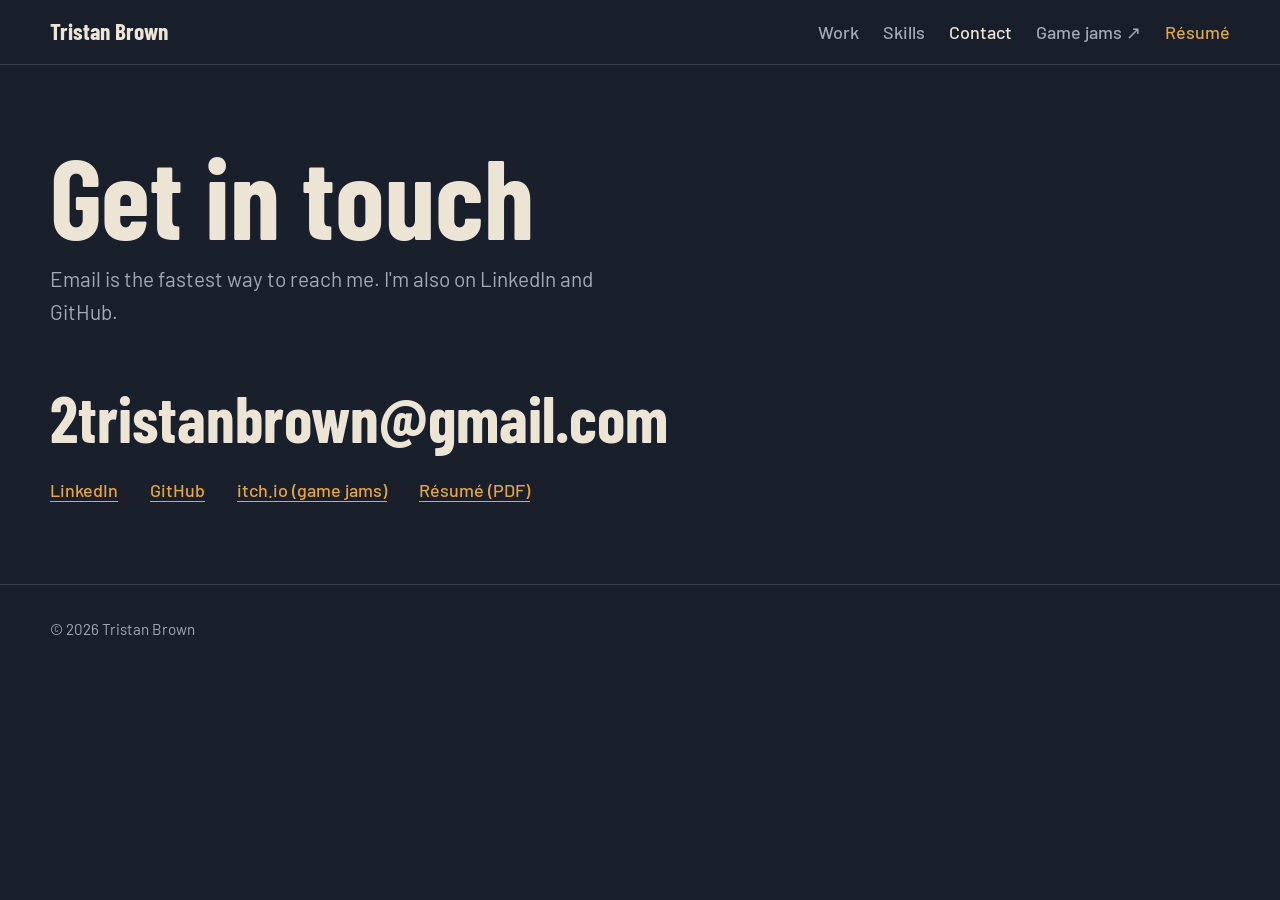
<file: contact.html>
<!DOCTYPE html>
<html lang="en">
<head>
    <meta charset="UTF-8">
    <meta name="viewport" content="width=device-width, initial-scale=1.0">
    <title>Contact — Tristan Brown</title>
    <meta name="description" content="Contact Tristan Brown, gameplay and combat designer.">
    <meta property="og:title" content="Contact — Tristan Brown">
    <meta property="og:description" content="Contact Tristan Brown, gameplay and combat designer.">
    <meta property="og:image" content="https://tristan-brown1.github.io/media/og-image.jpg">
    <meta name="twitter:card" content="summary_large_image">

    <link rel="icon" href="data:image/svg+xml,<svg xmlns='http://www.w3.org/2000/svg' viewBox='0 0 100 100'><text y='.9em' font-size='90'>⚔️</text></svg>">
    <link rel="preconnect" href="https://fonts.googleapis.com">
    <link rel="preconnect" href="https://fonts.gstatic.com" crossorigin>
    <link href="https://fonts.googleapis.com/css2?family=Barlow+Condensed:wght@600;700&family=Barlow:wght@400;500;600&display=swap" rel="stylesheet">
    <link rel="stylesheet" href="styles.css">
</head>
<body>
    <a class="skip" href="#main">Skip to content</a>

    <nav class="site-nav" aria-label="Main">
        <div class="wrap">
            <a class="brand" href="index.html">Tristan Brown</a>
            <ul>
                <li><a href="projects.html">Work</a></li>
                <li><a href="skills.html">Skills</a></li>
                <li><a href="contact.html" aria-current="page">Contact</a></li>
                <li><a href="https://tristanbrown.itch.io/" target="_blank" rel="noopener" title="Game jam entries and smaller games on itch.io">Game jams ↗</a></li>
                <li><a class="resume" href="resume.pdf" target="_blank" rel="noopener">Résumé</a></li>
            </ul>
        </div>
    </nav>

    <main id="main">
        <div class="wrap">
            <header class="page-head">
                <h1>Get in touch</h1>
                <p>Email is the fastest way to reach me. I'm also on LinkedIn and GitHub.</p>
            </header>
            <div class="page-body">
                <a class="big-link" href="mailto:2tristanbrown@gmail.com">2tristanbrown@gmail.com</a>
                <ul class="contact-links">
                    <li><a class="text-link" href="https://www.linkedin.com/in/tristan-brown-406975284/" target="_blank" rel="noopener">LinkedIn</a></li>
                    <li><a class="text-link" href="https://github.com/tristan-brown1" target="_blank" rel="noopener">GitHub</a></li>
                    <li><a class="text-link" href="https://tristanbrown.itch.io/" target="_blank" rel="noopener">itch.io (game jams)</a></li>
                    <li><a class="text-link" href="resume.pdf" target="_blank" rel="noopener">Résumé (PDF)</a></li>
                </ul>
            </div>
        </div>
    </main>

    <footer class="site-footer">
        <div class="wrap">&copy; 2026 Tristan Brown</div>
    </footer>
</body>
</html>
</file>
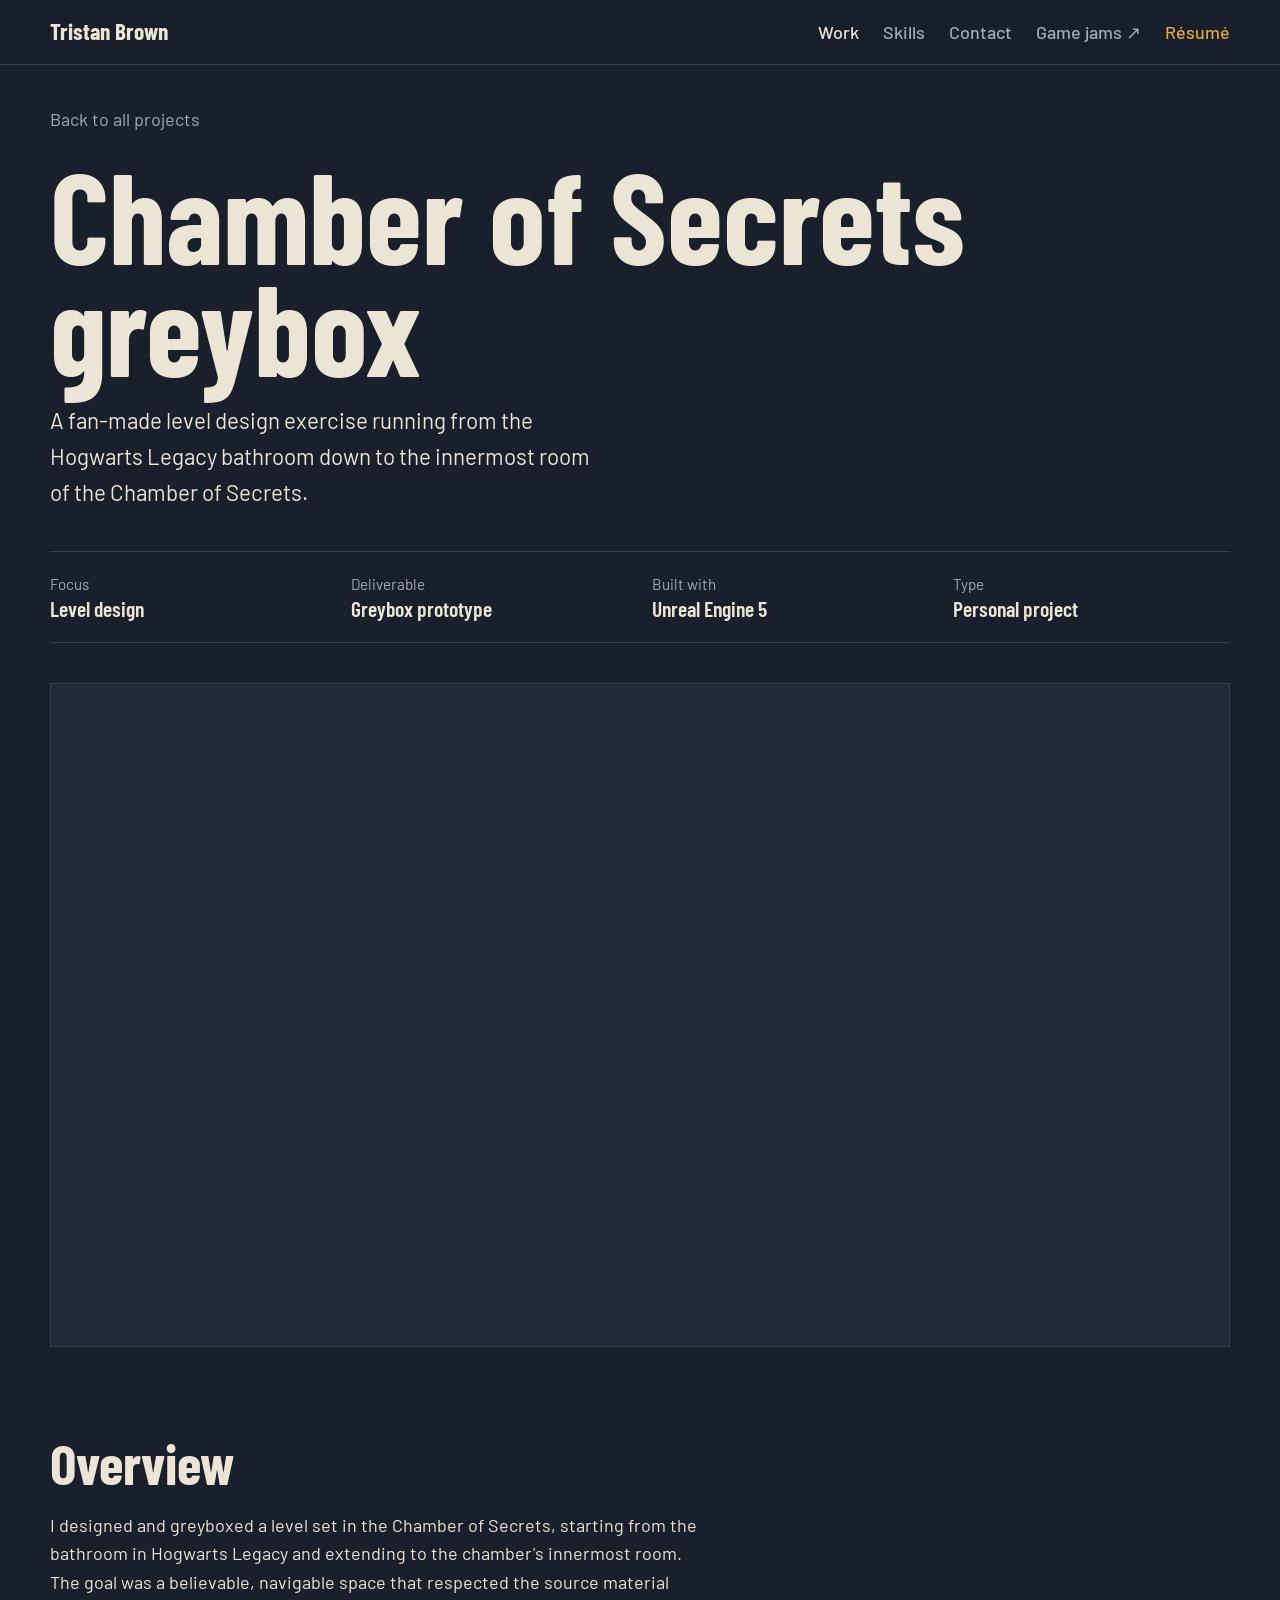
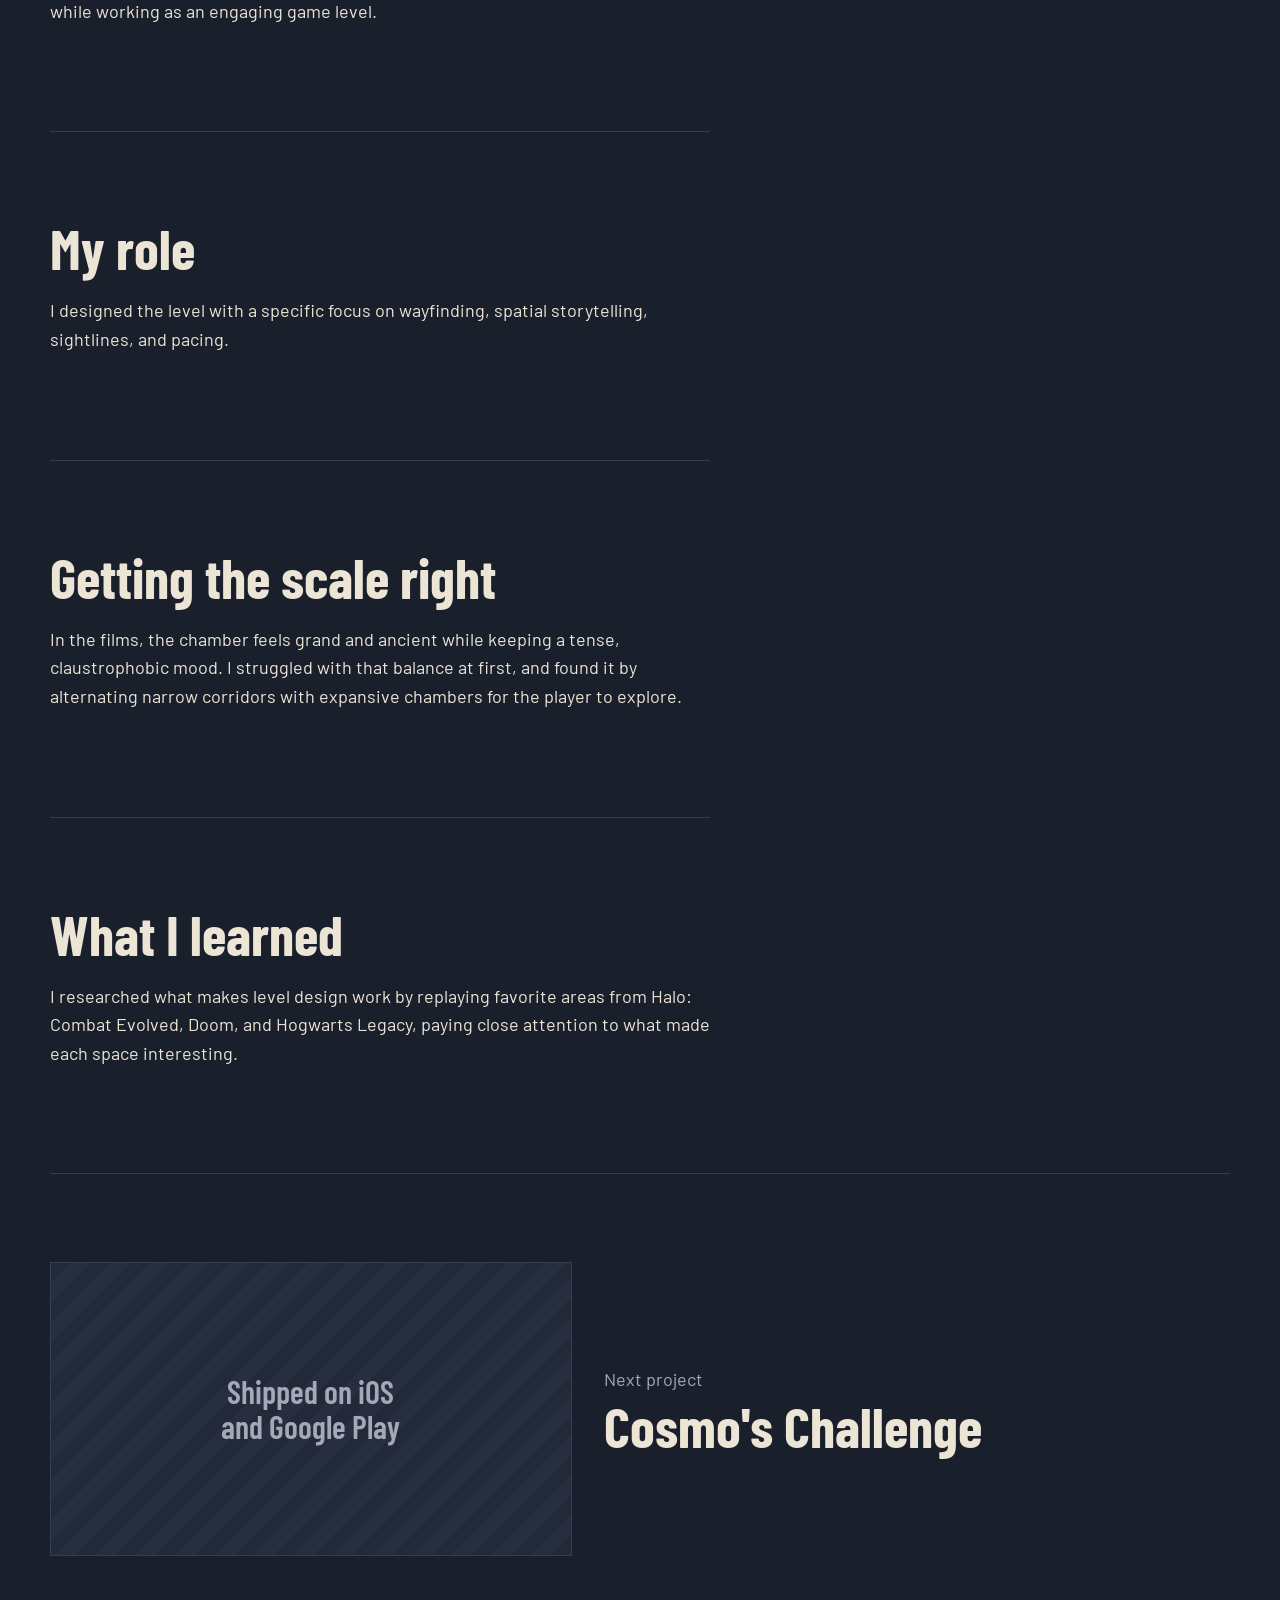
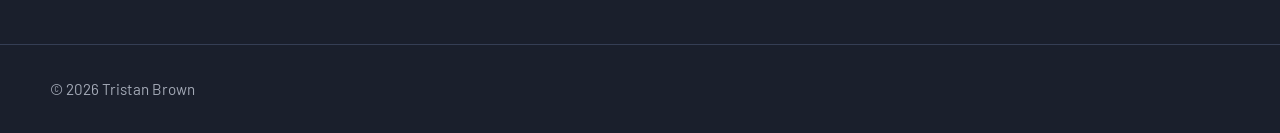
<file: project-chamber.html>
<!DOCTYPE html>
<html lang="en">
<head>
    <meta charset="UTF-8">
    <meta name="viewport" content="width=device-width, initial-scale=1.0">
    <title>Chamber of Secrets greybox — Tristan Brown</title>
    <meta name="description" content="Greybox level design study of the Chamber of Secrets, focused on wayfinding, sightlines, and pacing.">
    <meta property="og:title" content="Chamber of Secrets greybox — Tristan Brown">
    <meta property="og:description" content="Greybox level design study of the Chamber of Secrets, focused on wayfinding, sightlines, and pacing.">
    <meta property="og:image" content="https://tristan-brown1.github.io/media/og-image.jpg">
    <meta name="twitter:card" content="summary_large_image">

    <link rel="icon" href="data:image/svg+xml,<svg xmlns='http://www.w3.org/2000/svg' viewBox='0 0 100 100'><text y='.9em' font-size='90'>⚔️</text></svg>">
    <link rel="preconnect" href="https://fonts.googleapis.com">
    <link rel="preconnect" href="https://fonts.gstatic.com" crossorigin>
    <link href="https://fonts.googleapis.com/css2?family=Barlow+Condensed:wght@600;700&family=Barlow:wght@400;500;600&display=swap" rel="stylesheet">
    <link rel="stylesheet" href="styles.css">
</head>
<body>
    <a class="skip" href="#main">Skip to content</a>

    <nav class="site-nav" aria-label="Main">
        <div class="wrap">
            <a class="brand" href="index.html">Tristan Brown</a>
            <ul>
                <li><a href="projects.html" aria-current="page">Work</a></li>
                <li><a href="skills.html">Skills</a></li>
                <li><a href="contact.html">Contact</a></li>
                <li><a href="https://tristanbrown.itch.io/" target="_blank" rel="noopener" title="Game jam entries and smaller games on itch.io">Game jams ↗</a></li>
                <li><a class="resume" href="resume.pdf" target="_blank" rel="noopener">Résumé</a></li>
            </ul>
        </div>
    </nav>

    <main id="main">
        <div class="wrap">
            <a class="back" href="projects.html">Back to all projects</a>

            <header class="cs-head">
                <h1>Chamber of Secrets greybox</h1>
                <p class="lede">A fan-made level design exercise running from the Hogwarts Legacy bathroom down to the innermost room of the Chamber of Secrets.</p>
                <dl class="cs-facts">
                    <div><dt>Focus</dt><dd>Level design</dd></div>
                    <div><dt>Deliverable</dt><dd>Greybox prototype</dd></div>
                    <div><dt>Built with</dt><dd>Unreal Engine 5</dd></div>
                    <div><dt>Type</dt><dd>Personal project</dd></div>
                </dl>
            </header>

            <div class="video-embed">
                <iframe src="https://www.youtube.com/embed/Yq8lm5_wL34" title="Chamber of Secrets greybox walkthrough"
                    allow="accelerometer; autoplay; clipboard-write; encrypted-media; gyroscope; picture-in-picture; web-share"
                    allowfullscreen loading="lazy"></iframe>
            </div>

            <section class="cs-section prose" aria-labelledby="overview">
                <h2 id="overview">Overview</h2>
                <p>I designed and greyboxed a level set in the Chamber of Secrets, starting from the bathroom in Hogwarts Legacy and extending to the chamber's innermost room. The goal was a believable, navigable space that respected the source material while working as an engaging game level.</p>
            </section>

            <section class="cs-section prose" aria-labelledby="my-role">
                <h2 id="my-role">My role</h2>
                <p>I designed the level with a specific focus on wayfinding, spatial storytelling, sightlines, and pacing.</p>
            </section>

            <section class="cs-section prose" aria-labelledby="getting-the-scale-right">
                <h2 id="getting-the-scale-right">Getting the scale right</h2>
                <p>In the films, the chamber feels grand and ancient while keeping a tense, claustrophobic mood. I struggled with that balance at first, and found it by alternating narrow corridors with expansive chambers for the player to explore.</p>
            </section>

            <section class="cs-section prose" aria-labelledby="what-i-learned">
                <h2 id="what-i-learned">What I learned</h2>
                <p>I researched what makes level design work by replaying favorite areas from Halo: Combat Evolved, Doom, and Hogwarts Legacy, paying close attention to what made each space interesting.</p>
            </section>

            <section class="cs-section">
                <a class="next" href="project-cosmo.html">
                    <div class="work-thumb">
                        <div class="thumb-type">Shipped on iOS<br>and Google Play</div>
                    </div>
                    <div>
                        <span class="muted">Next project</span>
                        <h2>Cosmo's Challenge</h2>
                    </div>
                </a>
            </section>
        </div>
    </main>

    <footer class="site-footer">
        <div class="wrap">&copy; 2026 Tristan Brown</div>
    </footer>
</body>
</html>
</file>
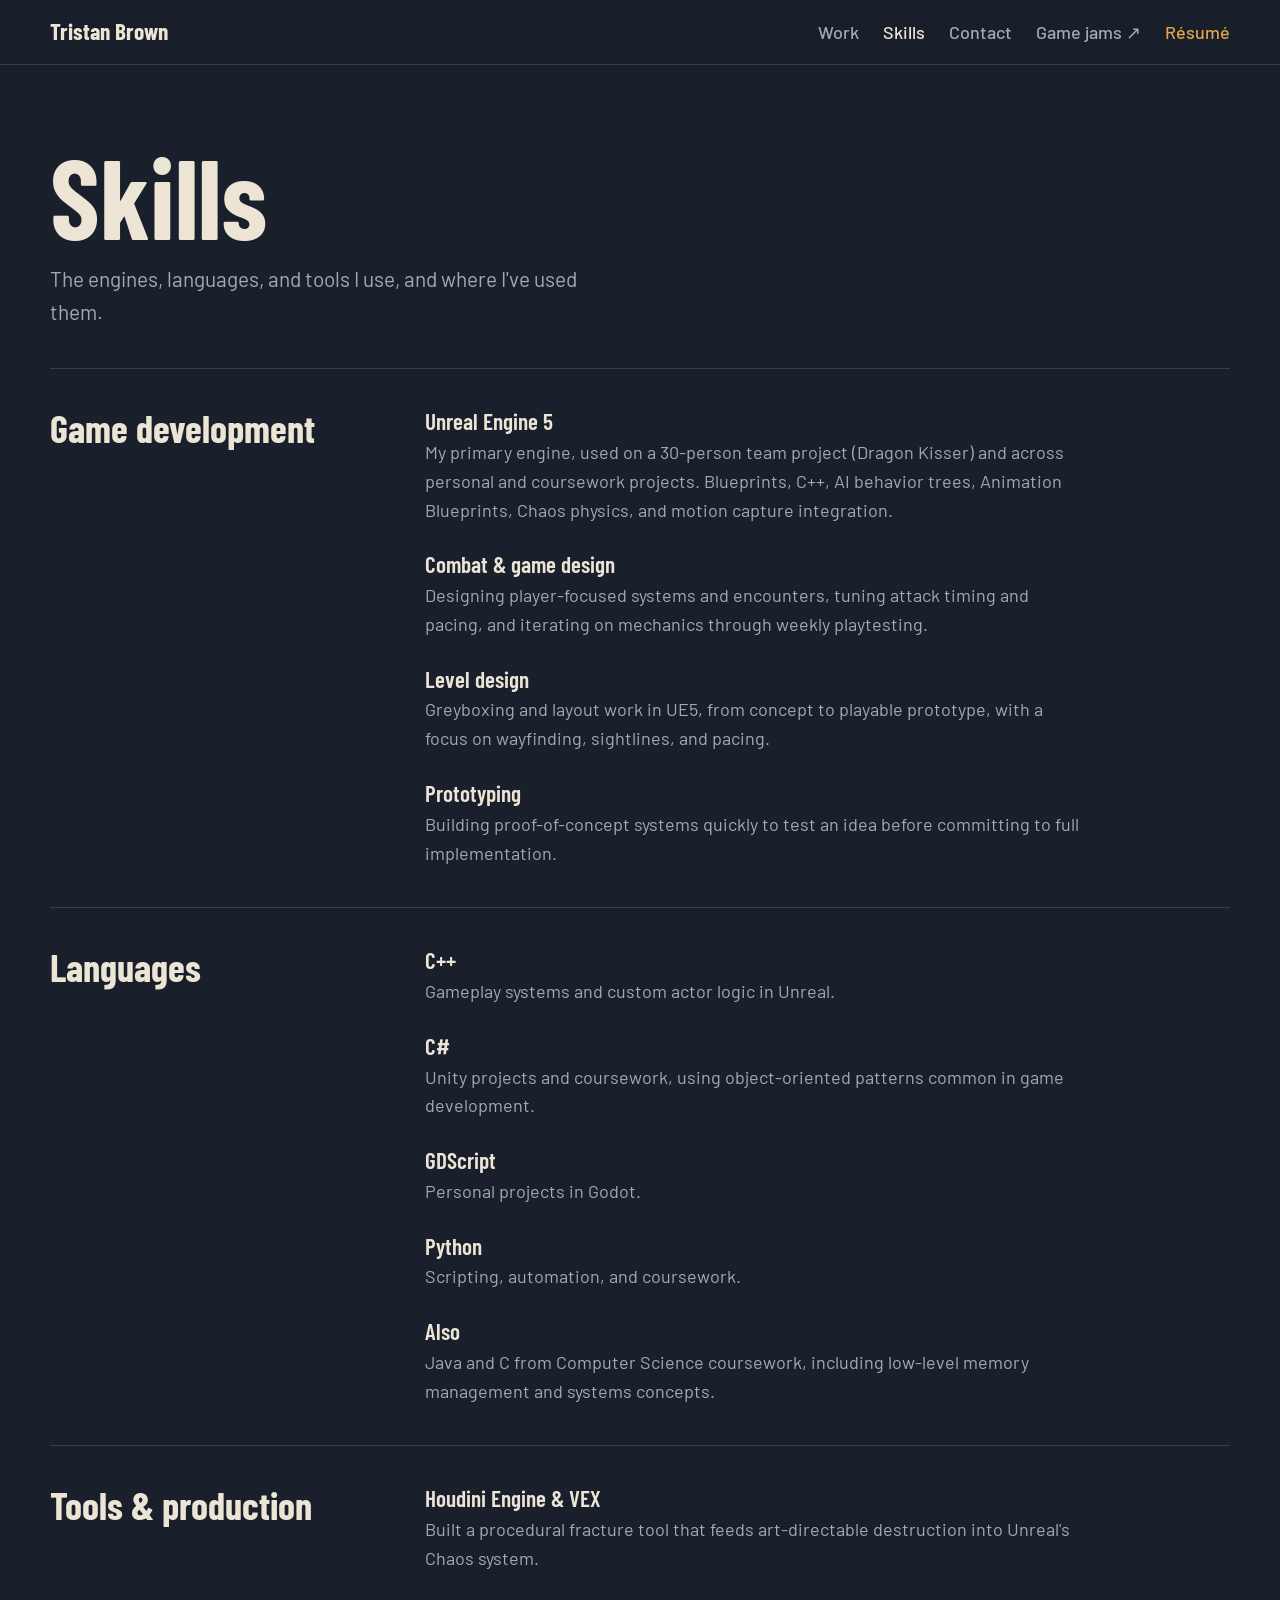
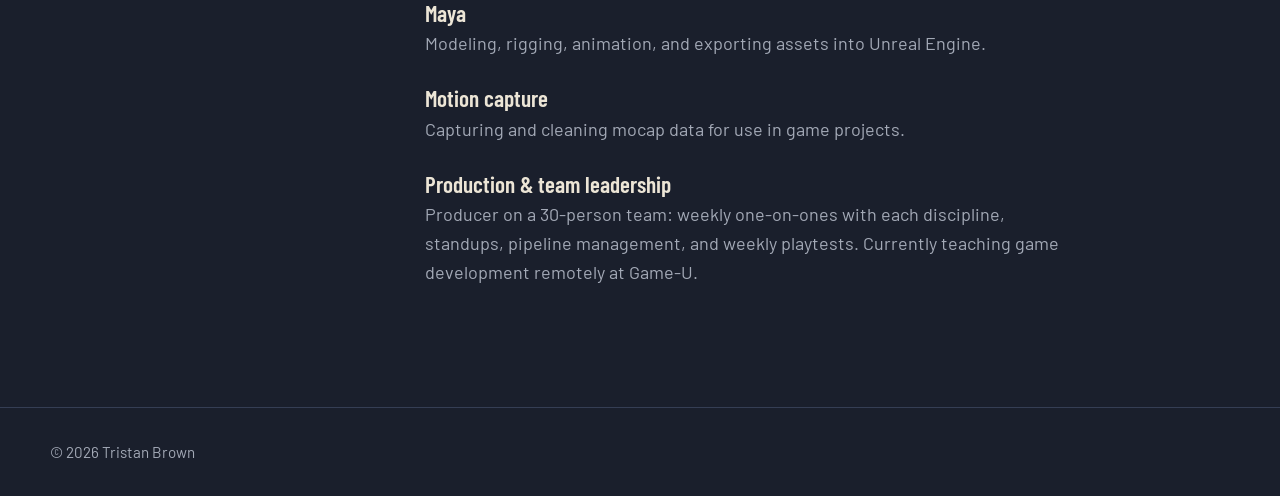
<file: skills.html>
<!DOCTYPE html>
<html lang="en">
<head>
    <meta charset="UTF-8">
    <meta name="viewport" content="width=device-width, initial-scale=1.0">
    <title>Skills — Tristan Brown</title>
    <meta name="description" content="Engines, languages, and tools Tristan Brown uses for gameplay and combat design.">
    <meta property="og:title" content="Skills — Tristan Brown">
    <meta property="og:description" content="Engines, languages, and tools Tristan Brown uses for gameplay and combat design.">
    <meta property="og:image" content="https://tristan-brown1.github.io/media/og-image.jpg">
    <meta name="twitter:card" content="summary_large_image">

    <link rel="icon" href="data:image/svg+xml,<svg xmlns='http://www.w3.org/2000/svg' viewBox='0 0 100 100'><text y='.9em' font-size='90'>⚔️</text></svg>">
    <link rel="preconnect" href="https://fonts.googleapis.com">
    <link rel="preconnect" href="https://fonts.gstatic.com" crossorigin>
    <link href="https://fonts.googleapis.com/css2?family=Barlow+Condensed:wght@600;700&family=Barlow:wght@400;500;600&display=swap" rel="stylesheet">
    <link rel="stylesheet" href="styles.css">
</head>
<body>
    <a class="skip" href="#main">Skip to content</a>

    <nav class="site-nav" aria-label="Main">
        <div class="wrap">
            <a class="brand" href="index.html">Tristan Brown</a>
            <ul>
                <li><a href="projects.html">Work</a></li>
                <li><a href="skills.html" aria-current="page">Skills</a></li>
                <li><a href="contact.html">Contact</a></li>
                <li><a href="https://tristanbrown.itch.io/" target="_blank" rel="noopener" title="Game jam entries and smaller games on itch.io">Game jams ↗</a></li>
                <li><a class="resume" href="resume.pdf" target="_blank" rel="noopener">Résumé</a></li>
            </ul>
        </div>
    </nav>

    <main id="main">
        <div class="wrap">
            <header class="page-head">
                <h1>Skills</h1>
                <p>The engines, languages, and tools I use, and where I've used them.</p>
            </header>

            <div class="page-body">
            <section class="skill-group">
                <h2>Game development</h2>
                <div class="skill-list">
                    <div class="skill">
                        <h3>Unreal Engine 5</h3>
                        <p>My primary engine, used on a 30-person team project (Dragon Kisser) and across personal and coursework projects. Blueprints, C++, AI behavior trees, Animation Blueprints, Chaos physics, and motion capture integration.</p>
                    </div>
                    <div class="skill">
                        <h3>Combat & game design</h3>
                        <p>Designing player-focused systems and encounters, tuning attack timing and pacing, and iterating on mechanics through weekly playtesting.</p>
                    </div>
                    <div class="skill">
                        <h3>Level design</h3>
                        <p>Greyboxing and layout work in UE5, from concept to playable prototype, with a focus on wayfinding, sightlines, and pacing.</p>
                    </div>
                    <div class="skill">
                        <h3>Prototyping</h3>
                        <p>Building proof-of-concept systems quickly to test an idea before committing to full implementation.</p>
                    </div>
                </div>
            </section>
            <section class="skill-group">
                <h2>Languages</h2>
                <div class="skill-list">
                    <div class="skill">
                        <h3>C++</h3>
                        <p>Gameplay systems and custom actor logic in Unreal.</p>
                    </div>
                    <div class="skill">
                        <h3>C#</h3>
                        <p>Unity projects and coursework, using object-oriented patterns common in game development.</p>
                    </div>
                    <div class="skill">
                        <h3>GDScript</h3>
                        <p>Personal projects in Godot.</p>
                    </div>
                    <div class="skill">
                        <h3>Python</h3>
                        <p>Scripting, automation, and coursework.</p>
                    </div>
                    <div class="skill">
                        <h3>Also</h3>
                        <p>Java and C from Computer Science coursework, including low-level memory management and systems concepts.</p>
                    </div>
                </div>
            </section>
            <section class="skill-group">
                <h2>Tools & production</h2>
                <div class="skill-list">
                    <div class="skill">
                        <h3>Houdini Engine & VEX</h3>
                        <p>Built a procedural fracture tool that feeds art-directable destruction into Unreal's Chaos system.</p>
                    </div>
                    <div class="skill">
                        <h3>Maya</h3>
                        <p>Modeling, rigging, animation, and exporting assets into Unreal Engine.</p>
                    </div>
                    <div class="skill">
                        <h3>Motion capture</h3>
                        <p>Capturing and cleaning mocap data for use in game projects.</p>
                    </div>
                    <div class="skill">
                        <h3>Production & team leadership</h3>
                        <p>Producer on a 30-person team: weekly one-on-ones with each discipline, standups, pipeline management, and weekly playtests. Currently teaching game development remotely at Game-U.</p>
                    </div>
                </div>
            </section>
            </div>
        </div>
    </main>

    <footer class="site-footer">
        <div class="wrap">&copy; 2026 Tristan Brown</div>
    </footer>
</body>
</html>
</file>
<file: styles.css>
/* ==========================================================
   Tristan Brown — portfolio styles
   Shared by every page. Change a token here and the whole site follows.
   ========================================================== */

:root {
  /* Palette: dusk stone + candlelight */
  --bg: #1a1f2c;        /* dusk stone */
  --surface: #222939;   /* raised stone */
  --line: #353e54;      /* mortar */
  --bone: #ece5d6;      /* primary text */
  --muted: #a3a9b6;     /* secondary text */
  --ember: #e3a548;     /* accent: links, buttons, windup frames */
  --hit: #d9485f;       /* active frames only */
  --recover: #5d6c8e;   /* recovery frames only */

  --display: "Barlow Condensed", "Arial Narrow", "Roboto Condensed", sans-serif;
  --body: "Barlow", system-ui, -apple-system, "Segoe UI", Roboto, sans-serif;

  --measure: 66ch;
  --wrap: 1180px;
}

*, *::before, *::after { box-sizing: border-box; margin: 0; padding: 0; }

html { scroll-behavior: smooth; scroll-padding-top: 5rem; }

body {
  background: var(--bg);
  color: var(--bone);
  font-family: var(--body);
  font-size: 1.125rem;
  line-height: 1.6;
  -webkit-font-smoothing: antialiased;
}

img, video { max-width: 100%; display: block; }
a { color: inherit; }
:focus-visible { outline: 2px solid var(--ember); outline-offset: 3px; }

.wrap { width: min(100% - 2.5rem, var(--wrap)); margin-inline: auto; }

.sr-only {
  position: absolute; width: 1px; height: 1px; overflow: hidden;
  clip: rect(0 0 0 0); white-space: nowrap;
}
.skip { position: absolute; left: -999px; top: 1rem; z-index: 200; }
.skip:focus { left: 1rem; background: var(--ember); color: var(--bg); padding: .5rem 1rem; }

/* ---------- Type ---------- */
h1, h2, h3 { font-family: var(--display); font-weight: 700; }
h2 { font-size: clamp(2.2rem, 5vw, 3.5rem); line-height: 1; }
h3 { font-size: 1.6rem; font-weight: 600; line-height: 1.1; }
.muted { color: var(--muted); }
.text-link {
  color: var(--ember);
  text-decoration: underline;
  text-underline-offset: .2em;
  text-decoration-thickness: 1px;
}
.text-link:hover { text-decoration-thickness: 2px; }

/* ---------- Nav ---------- */
.site-nav {
  position: sticky; top: 0; z-index: 100;
  background: rgba(26, 31, 44, .9);
  backdrop-filter: blur(8px);
  -webkit-backdrop-filter: blur(8px);
  border-bottom: 1px solid var(--line);
}
.site-nav .wrap {
  display: flex; align-items: center; justify-content: space-between;
  gap: .5rem 1.5rem; min-height: 4rem; flex-wrap: wrap; padding-block: .5rem;
}
.brand {
  font-family: var(--display); font-weight: 700; font-size: 1.45rem;
  text-decoration: none;
}
.site-nav ul { list-style: none; display: flex; gap: 1.5rem; flex-wrap: wrap; }
.site-nav ul a { text-decoration: none; color: var(--muted); font-weight: 500; }
.site-nav ul a:hover,
.site-nav ul a[aria-current="page"] { color: var(--bone); }
.site-nav ul a.resume { color: var(--ember); }

/* ---------- Buttons ---------- */
.actions { display: flex; gap: 1rem; flex-wrap: wrap; margin-top: 2rem; }
.btn {
  display: inline-block;
  font-family: var(--display); font-weight: 600; font-size: 1.25rem;
  padding: .65rem 1.4rem;
  border: 2px solid var(--ember); border-radius: 2px;
  text-decoration: none;
  transition: background-color .2s;
}
.btn-primary { background: var(--ember); color: var(--bg); }
.btn-primary:hover { background: #f0b95e; border-color: #f0b95e; }
.btn-ghost { color: var(--bone); }
.btn-ghost:hover { background: rgba(227, 165, 72, .14); }

/* ---------- Home: hero ---------- */
.hero {
  position: relative; isolation: isolate; overflow: hidden;
  min-height: min(88vh, 820px);
  display: grid; align-items: end;
}
.hero-media { position: absolute; inset: 0; z-index: -2; }
.hero-media img, .hero-media video { width: 100%; height: 100%; object-fit: cover; }
.hero::after {
  content: ""; position: absolute; inset: 0; z-index: -1;
  background:
    linear-gradient(to top, var(--bg) 0%, rgba(26,31,44,.88) 32%, rgba(26,31,44,.3) 70%, rgba(26,31,44,.55) 100%),
    linear-gradient(to right, rgba(26,31,44,.6) 0%, transparent 60%);
}
.hero-copy { padding-block: 5rem; }
.hero h1 {
  font-size: clamp(4rem, 13vw, 10rem);
  line-height: .85;
  letter-spacing: -.01em;
}
.hero .pitch {
  max-width: 36ch;
  font-size: clamp(1.15rem, 2vw, 1.4rem);
  margin-top: 1.25rem;
}

/* The one load moment: the name lands like a diagonal strike */
@media (prefers-reduced-motion: no-preference) {
  .hero h1 { animation: slash .55s cubic-bezier(.2, .8, .2, 1) .15s both; }
  .hero .pitch, .hero .actions { animation: settle .6s ease-out .6s both; }
}
@keyframes slash {
  from { clip-path: polygon(0 0, 0 0, -25% 100%, -25% 100%); }
  to   { clip-path: polygon(0 0, 125% 0, 100% 100%, -25% 100%); }
}
@keyframes settle { from { opacity: 0; } }

/* ---------- Sections ---------- */
.section { padding-block: clamp(4rem, 8vw, 7rem); }
.section + .section { border-top: 1px solid var(--line); }
.section-head {
  display: flex; justify-content: space-between; align-items: baseline;
  gap: 1rem; flex-wrap: wrap; margin-bottom: 2.5rem;
}

/* ---------- Featured project ---------- */
.featured {
  display: grid; grid-template-columns: 1.6fr 1fr;
  gap: clamp(1.5rem, 4vw, 3.5rem); align-items: center;
  text-decoration: none;
}
.featured-media {
  aspect-ratio: 16 / 9; overflow: hidden;
  background: var(--surface); border: 1px solid var(--line);
}
.featured-media img { width: 100%; height: 100%; object-fit: cover; transition: transform .5s; }
.featured:hover .featured-media img { transform: scale(1.03); }
.featured h3 { font-size: clamp(2.6rem, 5vw, 3.8rem); font-weight: 700; line-height: .95; }
.featured:hover h3 { color: var(--ember); }
.featured p { margin-top: 1rem; }
.featured .more { display: inline-block; margin-top: 1.5rem; color: var(--ember); font-weight: 600; }

.facts {
  display: grid; grid-template-columns: auto 1fr;
  gap: .3rem 1.25rem; margin-top: 1.5rem; font-size: 1rem;
}
.facts dt { color: var(--muted); }

/* ---------- Work grid ---------- */
.work-grid {
  display: grid; grid-template-columns: repeat(2, 1fr);
  gap: 3rem 2rem; margin-top: 4.5rem;
}
.work-item { display: block; text-decoration: none; }
.work-thumb {
  aspect-ratio: 16 / 9; overflow: hidden; margin-bottom: 1rem;
  background: var(--surface); border: 1px solid var(--line);
}
.work-thumb img { width: 100%; height: 100%; object-fit: cover; filter: saturate(.8); transition: filter .3s; }
.work-item:hover .work-thumb img { filter: saturate(1.1); }
.work-item h3 { margin-bottom: .35rem; }
.work-item:hover h3 { color: var(--ember); }
.work-item p { color: var(--muted); font-size: 1rem; max-width: 50ch; }

.thumb-type {
  height: 100%; display: grid; place-items: center; text-align: center; padding: 1rem;
  background: repeating-linear-gradient(135deg, var(--surface) 0 14px, #262e40 14px 28px);
  font-family: var(--display); font-weight: 600; font-size: clamp(1.4rem, 3vw, 2rem);
  color: var(--muted); line-height: 1.1;
}

.tags {
  list-style: none; display: flex; flex-wrap: wrap; gap: .25rem 1rem;
  margin-top: .6rem; font-size: .92rem; color: var(--ember);
}

/* ---------- Game jams / itch.io callout ---------- */
.jams {
  display: grid; grid-template-columns: 1fr auto; gap: 1.25rem 2.5rem; align-items: center;
  margin-top: 4.5rem; padding: clamp(1.5rem, 4vw, 2.5rem);
  background: var(--surface); border: 1px solid var(--line); border-left: 4px solid var(--ember);
}
.jams h2, .jams h3 { font-size: clamp(1.8rem, 3.5vw, 2.4rem); line-height: 1.05; }
.jams p { color: var(--muted); max-width: 52ch; margin-top: .5rem; }
.jams .btn { white-space: nowrap; }
@media (max-width: 860px) {
  .jams { grid-template-columns: 1fr; }
  .jams .btn { justify-self: start; }
}

/* ---------- About ---------- */
.about { display: grid; grid-template-columns: 220px 1fr; gap: clamp(1.5rem, 5vw, 3.5rem); align-items: start; }
.about img { width: 220px; aspect-ratio: 1; object-fit: cover; border: 1px solid var(--line); }
.about h2 { margin-bottom: 1.25rem; }
.about p { max-width: var(--measure); margin-bottom: 1rem; }

/* ---------- Contact ---------- */
.big-link {
  display: inline-block; margin-top: 1rem;
  font-family: var(--display); font-weight: 700;
  font-size: clamp(1.8rem, 6vw, 4rem); line-height: 1.05;
  text-decoration: none; overflow-wrap: anywhere;
}
.big-link:hover { color: var(--ember); }
.contact-links { list-style: none; display: flex; gap: 2rem; flex-wrap: wrap; margin-top: 1.5rem; font-weight: 500; }

.site-footer {
  border-top: 1px solid var(--line);
  padding-block: 2rem; color: var(--muted); font-size: .95rem;
}

/* ==========================================================
   Case study pages
   ========================================================== */
.back { display: inline-block; margin-top: 2.5rem; color: var(--muted); text-decoration: none; }
.back:hover { color: var(--bone); }

.cs-head { padding-block: 1.5rem 2.5rem; }
.cs-head h1 { font-size: clamp(3.5rem, 11vw, 8rem); line-height: .88; }
.cs-head .lede { font-size: clamp(1.2rem, 2vw, 1.4rem); max-width: 42ch; margin-top: 1.25rem; }

.cs-facts {
  display: grid; grid-template-columns: repeat(4, 1fr); gap: 1.5rem;
  border-block: 1px solid var(--line); padding-block: 1.25rem; margin-top: 2.5rem;
}
.cs-facts dt { color: var(--muted); font-size: .95rem; }
.cs-facts dd { font-family: var(--display); font-weight: 600; font-size: 1.35rem; line-height: 1.2; }

.cs-hero { aspect-ratio: 16 / 9; overflow: hidden; border: 1px solid var(--line); background: var(--surface); }
.cs-hero img, .cs-hero video { width: 100%; height: 100%; object-fit: cover; }

.cs-section { padding-block: clamp(3rem, 7vw, 5.5rem); }
.cs-section + .cs-section { border-top: 1px solid var(--line); }
.prose { max-width: var(--measure); }
.prose h2 { margin-bottom: 1.25rem; }
.prose p { margin-bottom: 1.1rem; }

figure figcaption { color: var(--muted); font-size: .95rem; margin-top: .6rem; }
.compare { display: grid; grid-template-columns: 1fr 1fr; gap: 1.5rem; margin-top: 2rem; }
.compare img, .gallery img {
  width: 100%; aspect-ratio: 16 / 9; object-fit: cover; border: 1px solid var(--line);
}
.gallery { display: grid; grid-template-columns: 1fr 1fr; gap: 1.5rem; margin-top: 2rem; }

/* Visible reminder for content Tristan still needs to fill in. Delete once replaced. */
.todo {
  border: 1px dashed var(--ember); color: var(--ember);
  padding: .75rem 1rem; margin-block: 1.5rem; max-width: var(--measure); font-size: .95rem;
}

/* ---------- Frame data chart ---------- */
.frame-legend { list-style: none; display: flex; flex-wrap: wrap; gap: .5rem 1.5rem; margin-top: 2rem; font-size: .95rem; }
.frame-legend li { display: flex; align-items: center; gap: .5rem; }
.swatch { width: .9rem; height: .9rem; display: inline-block; }
.swatch.windup, .seg.windup { background: var(--ember); }
.swatch.active, .seg.active { background: var(--hit); }
.swatch.recovery, .seg.recovery { background: var(--recover); }

.frames { margin-top: 2rem; --max: 90; }
.ruler {
  position: relative; height: 1.6rem; margin-bottom: .5rem;
  font-size: .8rem; color: var(--muted);
  background: repeating-linear-gradient(to right, var(--line) 0 1px, transparent 1px calc(100% / 9)) bottom / 100% 6px no-repeat;
}
.ruler span { position: absolute; top: 0; transform: translateX(-50%); white-space: nowrap; }
.ruler span:first-child { transform: none; }
.ruler span:last-child { transform: translateX(-100%); }

.attack { padding-block: 1.25rem; border-top: 1px solid var(--line); }
.attack-head { display: flex; justify-content: space-between; align-items: baseline; gap: 1rem; flex-wrap: wrap; margin-bottom: .6rem; }
.attack-head h3 { font-size: 1.4rem; }
.attack-head span { color: var(--muted); font-size: .95rem; }
.bar { display: flex; height: 2rem; width: calc(var(--total) / var(--max) * 100%); }
.seg {
  flex: var(--f) 0 0; min-width: 2ch;
  display: grid; place-items: center;
  font-size: .85rem; font-weight: 600; color: var(--bg);
}
.seg.recovery { color: var(--bone); }
.attack p { color: var(--muted); font-size: 1rem; margin-top: .6rem; max-width: var(--measure); }

/* ---------- Next project ---------- */
.next { display: grid; grid-template-columns: 1fr 1.2fr; gap: 2rem; align-items: center; text-decoration: none; }
.next .work-thumb { margin: 0; }
.next h2 { margin-top: .25rem; }
.next:hover h2 { color: var(--ember); }

/* ---------- Responsive ---------- */
@media (max-width: 860px) {
  .featured, .work-grid, .about, .compare, .gallery, .next { grid-template-columns: 1fr; }
  .cs-facts { grid-template-columns: 1fr 1fr; }
  .about img { width: 160px; }
  .hero { min-height: 80vh; }
}
@media (max-width: 480px) {
  .site-nav ul { gap: 1rem; font-size: 1rem; }
}
@media (prefers-reduced-motion: reduce) {
  html { scroll-behavior: auto; }
  *, *::before, *::after { transition: none !important; animation: none !important; }
}

/* ==========================================================
   Index pages (projects, skills, contact)
   ========================================================== */
.page-head { padding-block: clamp(3rem, 7vw, 5rem) 2.5rem; }
.page-head h1 { font-size: clamp(3.5rem, 10vw, 7rem); line-height: .9; }
.page-head p { font-size: clamp(1.15rem, 2vw, 1.3rem); max-width: 46ch; margin-top: 1rem; color: var(--muted); }
.page-body { padding-bottom: clamp(3rem, 7vw, 5rem); }

/* Skills */
.skill-group {
  display: grid; grid-template-columns: 1fr 2.4fr; gap: 1rem 2.5rem;
  padding-block: 2.5rem; border-top: 1px solid var(--line);
}
.skill-group h2 { font-size: clamp(1.8rem, 3.5vw, 2.4rem); }
.skill-list { display: grid; gap: 1.75rem; }
.skill h3 { font-size: 1.45rem; margin-bottom: .2rem; }
.skill p { color: var(--muted); max-width: var(--measure); }

/* Video embeds (YouTube) */
.video-embed { position: relative; aspect-ratio: 16 / 9; border: 1px solid var(--line); background: var(--surface); }
.video-embed iframe { position: absolute; inset: 0; width: 100%; height: 100%; border: 0; }

/* App store links */
.stores { display: flex; gap: 1rem; flex-wrap: wrap; margin-top: 1.5rem; }
.store-badge {
  display: inline-flex; align-items: center; gap: .75rem;
  padding: .65rem 1.25rem; border: 1px solid var(--line); border-radius: 2px;
  background: var(--surface); text-decoration: none; transition: border-color .2s;
}
.store-badge:hover { border-color: var(--ember); }
.store-badge svg { flex-shrink: 0; fill: var(--bone); }
.store-badge small { display: block; font-size: .75rem; color: var(--muted); line-height: 1.2; }
.store-badge strong { display: block; font-family: var(--display); font-size: 1.3rem; font-weight: 600; line-height: 1.1; }
.note { color: var(--muted); font-size: 1rem; max-width: var(--measure); margin-top: 1.25rem; }

@media (max-width: 860px) {
  .skill-group { grid-template-columns: 1fr; }
}
</file>
